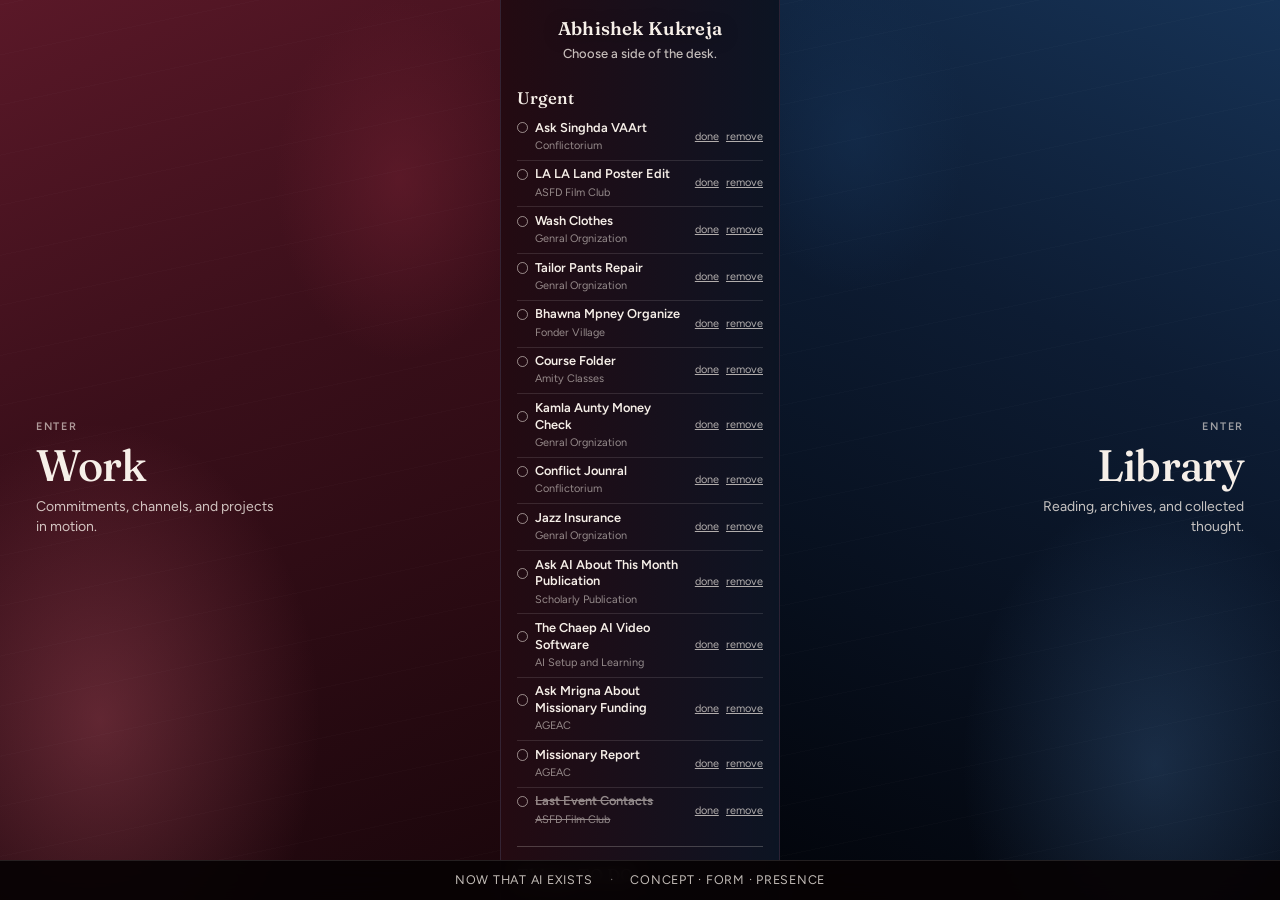
<file: index.html>
<!DOCTYPE html>
<html lang="en">
<head>
  <meta charset="UTF-8" />
  <meta name="viewport" content="width=device-width, initial-scale=1" />
  <title>Abhishek Kukreja — Work & Library</title>
  <link rel="preconnect" href="https://fonts.googleapis.com" />
  <link rel="preconnect" href="https://fonts.gstatic.com" crossorigin />
  <link href="https://fonts.googleapis.com/css2?family=Fraunces:ital,opsz,wght@0,9..144,500;0,9..144,600;1,9..144,500&family=Figtree:wght@400;500;600;700&display=swap" rel="stylesheet" />
  <link rel="stylesheet" href="styles.css" />
</head>
<body class="page-home">
  <div class="home-brand">
    <p class="home-brand__name">Abhishek Kukreja</p>
    <p class="home-brand__line">Choose a side of the desk.</p>
  </div>

  <main class="home-split" aria-label="Choose Work or Library">
    <a class="home-panel home-panel--work" href="work.html">
      <div class="home-panel__veil"></div>
      <div class="home-panel__content">
        <span class="home-panel__label">Enter</span>
        <h1 class="home-panel__title">Work</h1>
        <p class="home-panel__copy">Commitments, channels, and projects in motion.</p>
      </div>
    </a>

    <aside class="home-todo" aria-label="Work lists">
      <section class="home-list-block" aria-labelledby="urgent-heading">
        <h2 id="urgent-heading">Urgent</h2>
        <ul class="home-todo__list" id="home-urgent-list"></ul>
        <p class="home-list-empty" id="home-urgent-empty">No urgent work yet.</p>
      </section>

      <section class="home-list-block home-list-block--todo" aria-labelledby="todo-heading">
        <h2 id="todo-heading">Things TO DO</h2>
        <ul class="home-todo__list" id="home-todo-list"></ul>
        <p class="home-list-empty" id="home-todo-empty">No pending or pipeline work yet.</p>
      </section>
    </aside>

    <a class="home-panel home-panel--library" href="library.html">
      <div class="home-panel__veil"></div>
      <div class="home-panel__content">
        <span class="home-panel__label">Enter</span>
        <h1 class="home-panel__title">Library</h1>
        <p class="home-panel__copy">Reading, archives, and collected thought.</p>
      </div>
    </a>

  </main>

  <footer class="site-footer site-footer--home">
    <a href="now-that-ai-exists.html">Now That AI Exists</a>
    <span class="site-footer__sep" aria-hidden="true">·</span>
    <a href="concept-form-presence.html">Concept · Form · Presence</a>
  </footer>

  <datalist id="home-work-categories"></datalist>

  <div class="date-calendar" id="date-calendar" hidden>
    <div class="date-calendar__head">
      <button type="button" class="date-calendar__nav" data-cal-prev aria-label="Previous month">‹</button>
      <p class="date-calendar__label" id="date-calendar-label"></p>
      <button type="button" class="date-calendar__nav" data-cal-next aria-label="Next month">›</button>
    </div>
    <div class="date-calendar__weekdays" aria-hidden="true">
      <span>Mo</span><span>Tu</span><span>We</span><span>Th</span><span>Fr</span><span>Sa</span><span>Su</span>
    </div>
    <div class="date-calendar__grid" id="date-calendar-grid"></div>
    <div class="date-calendar__foot">
      <button type="button" data-cal-today>Today</button>
      <button type="button" data-cal-clear>Clear</button>
    </div>
  </div>

  <script src="script.js"></script>
</body>
</html>
</file>
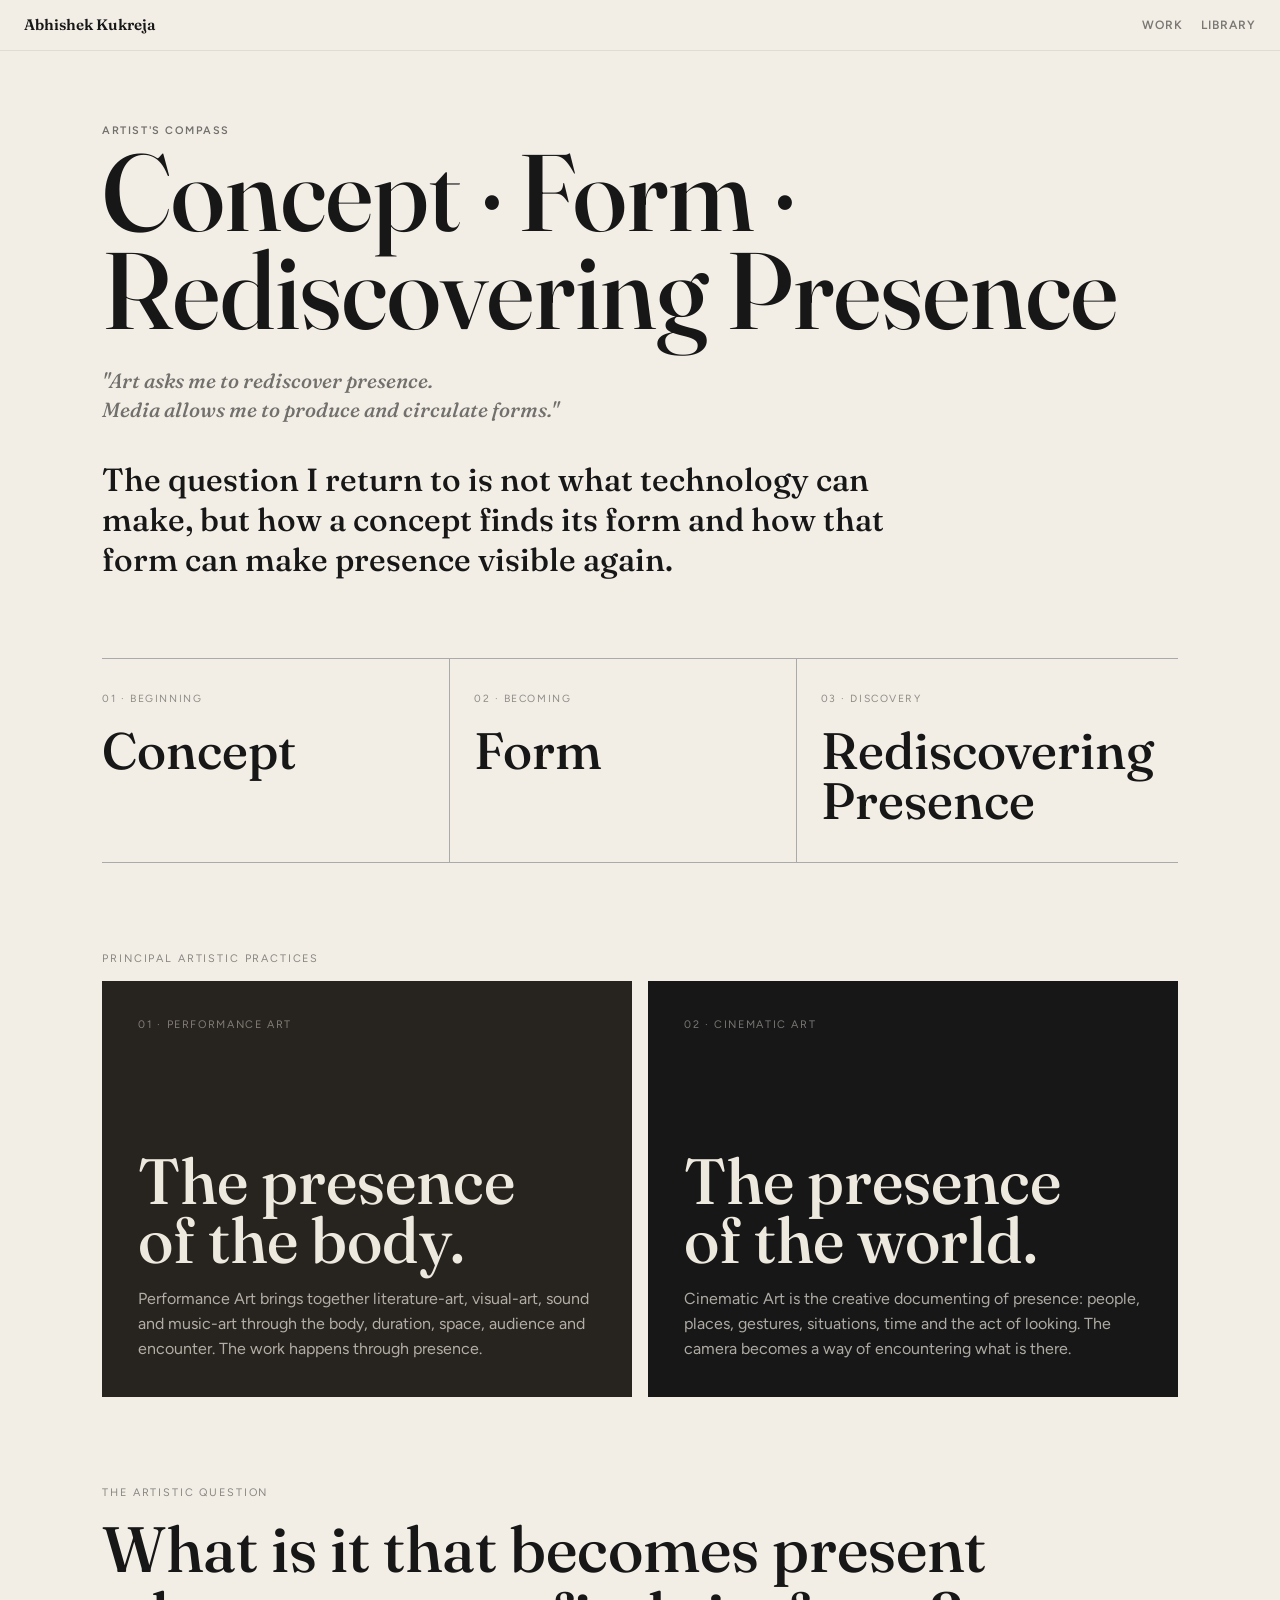
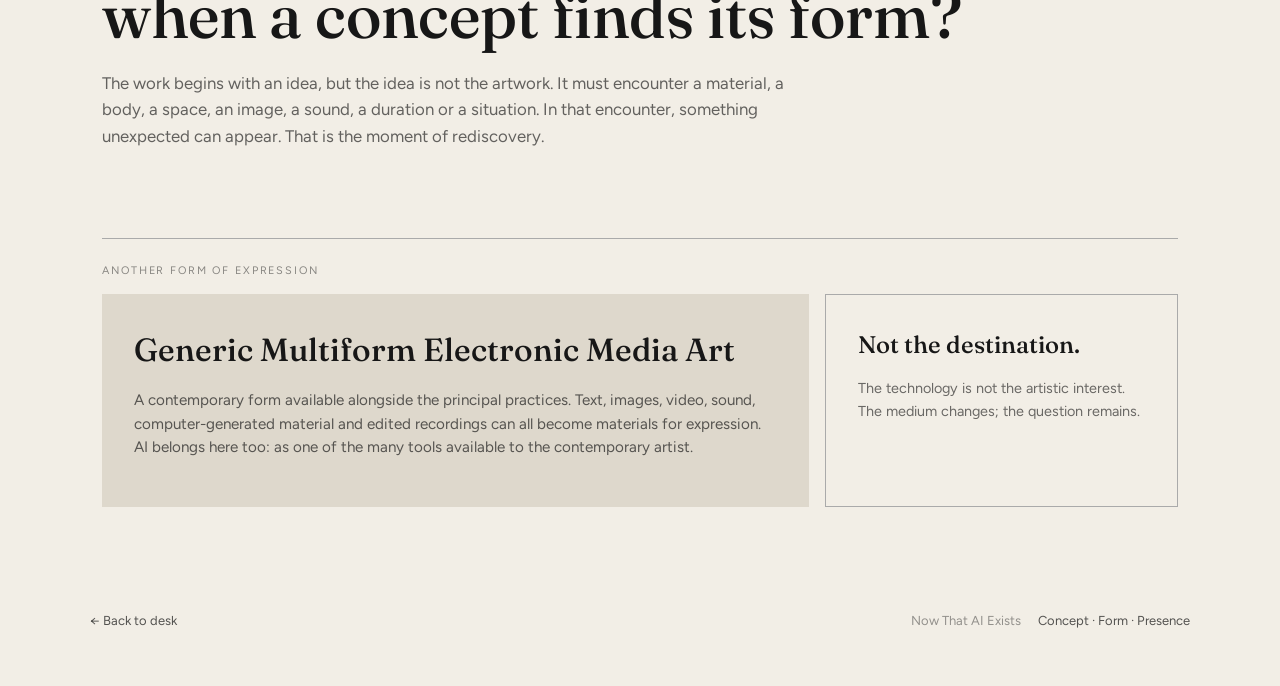
<file: concept-form-presence.html>
<!DOCTYPE html>
<html lang="en">
<head>
  <meta charset="UTF-8" />
  <meta name="viewport" content="width=device-width, initial-scale=1" />
  <title>Concept · Form · Rediscovering Presence — Abhishek Kukreja</title>
  <link rel="preconnect" href="https://fonts.googleapis.com" />
  <link rel="preconnect" href="https://fonts.gstatic.com" crossorigin />
  <link href="https://fonts.googleapis.com/css2?family=Fraunces:ital,opsz,wght@0,9..144,500;0,9..144,600;1,9..144,500&family=Figtree:wght@400;500;600;700&display=swap" rel="stylesheet" />
  <link rel="stylesheet" href="styles.css" />
</head>
<body class="page-cfp">
  <header class="site-header site-header--cfp">
    <a class="site-header__home" href="index.html">Abhishek Kukreja</a>
    <nav class="site-header__nav" aria-label="Primary">
      <a href="work.html">Work</a>
      <a href="library.html">Library</a>
    </nav>
  </header>

  <header class="cfp-hero">
    <div class="eyebrow">Artist's compass</div>
    <h1>Concept · Form ·<br />Rediscovering Presence</h1>
    <p class="shared-tagline">"Art asks me to rediscover presence.<br />Media allows me to produce and circulate forms."</p>
    <p class="cfp-intro">
      The question I return to is not what technology can make,
      but how a concept finds its form and how that form can make
      presence visible again.
    </p>
  </header>

  <main class="cfp-main">
    <section class="cfp-core" aria-label="Artistic principle">
      <div><span>01 · Beginning</span><h2>Concept</h2></div>
      <div><span>02 · Becoming</span><h2>Form</h2></div>
      <div><span>03 · Discovery</span><h2>Rediscovering<br />Presence</h2></div>
    </section>

    <section>
      <div class="cfp-section-label">Principal artistic practices</div>
      <div class="cfp-practice-grid">
        <article class="cfp-practice">
          <div class="cfp-practice__num">01 · PERFORMANCE ART</div>
          <div>
            <h3>The presence<br />of the body.</h3>
            <p>Performance Art brings together literature-art, visual-art, sound and music-art through the body, duration, space, audience and encounter. The work happens through presence.</p>
          </div>
        </article>
        <article class="cfp-practice">
          <div class="cfp-practice__num">02 · CINEMATIC ART</div>
          <div>
            <h3>The presence<br />of the world.</h3>
            <p>Cinematic Art is the creative documenting of presence: people, places, gestures, situations, time and the act of looking. The camera becomes a way of encountering what is there.</p>
          </div>
        </article>
      </div>
    </section>

    <section class="cfp-question">
      <div class="cfp-section-label">The artistic question</div>
      <h2>What is it that becomes present when a concept finds its form?</h2>
      <p>The work begins with an idea, but the idea is not the artwork. It must encounter a material, a body, a space, an image, a sound, a duration or a situation. In that encounter, something unexpected can appear. That is the moment of rediscovery.</p>
    </section>

    <section class="cfp-other">
      <div class="cfp-section-label">Another form of expression</div>
      <div class="cfp-other-grid">
        <div class="cfp-note">
          <h3>Generic Multiform Electronic Media Art</h3>
          <p>A contemporary form available alongside the principal practices. Text, images, video, sound, computer-generated material and edited recordings can all become materials for expression. AI belongs here too: as one of the many tools available to the contemporary artist.</p>
        </div>
        <div class="cfp-expression">
          <h3>Not the destination.</h3>
          <p>The technology is not the artistic interest. The medium changes; the question remains.</p>
        </div>
      </div>
    </section>
  </main>

  <footer class="site-footer site-footer--cfp">
    <a href="index.html">← Back to desk</a>
    <nav class="site-footer__ideas-nav" aria-label="Ideas">
      <a href="now-that-ai-exists.html">Now That AI Exists</a>
      <a href="concept-form-presence.html" class="is-active">Concept · Form · Presence</a>
    </nav>
  </footer>
</body>
</html>
</file>
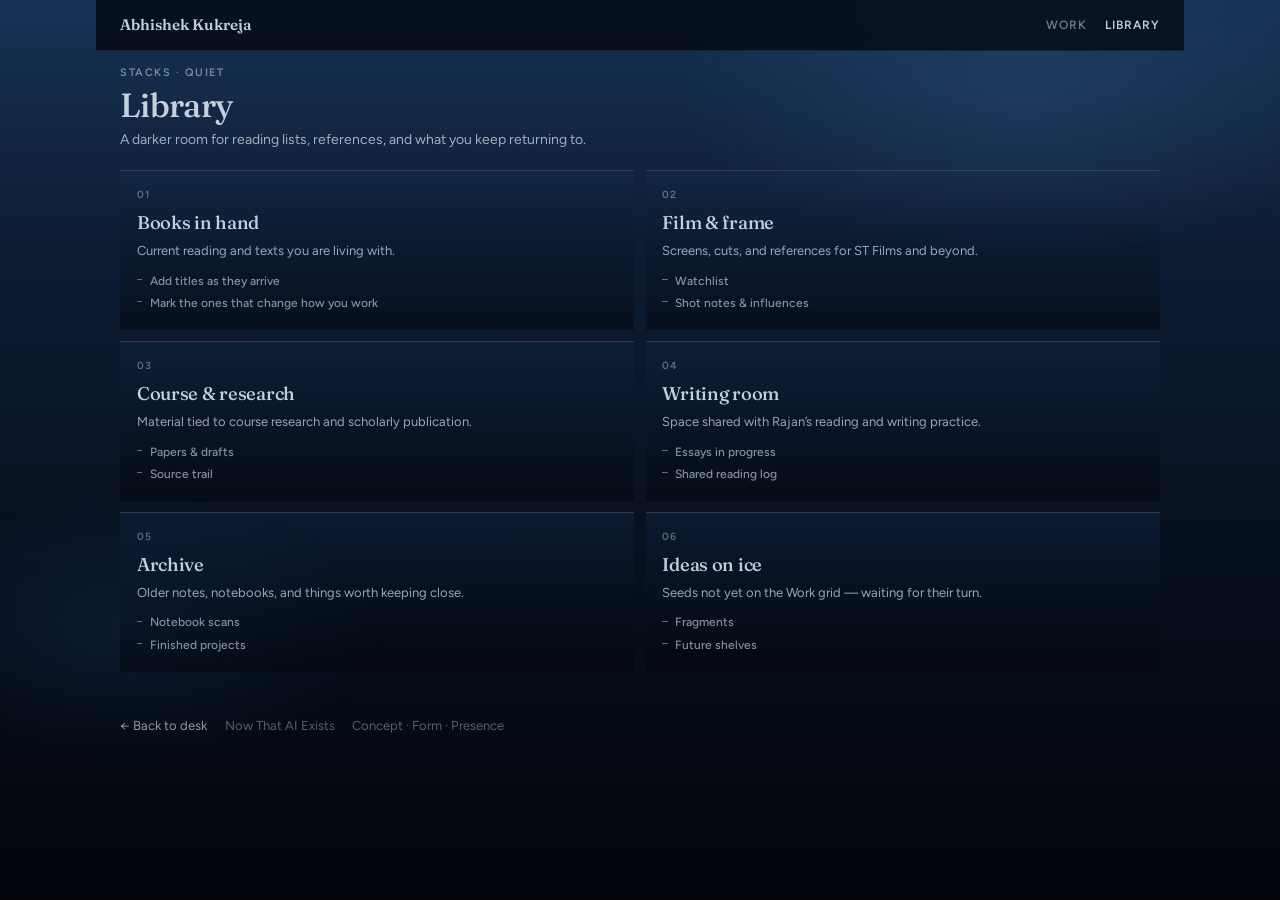
<file: library.html>
<!DOCTYPE html>
<html lang="en">
<head>
  <meta charset="UTF-8" />
  <meta name="viewport" content="width=device-width, initial-scale=1" />
  <title>Library — Abhishek Kukreja</title>
  <link rel="preconnect" href="https://fonts.googleapis.com" />
  <link rel="preconnect" href="https://fonts.gstatic.com" crossorigin />
  <link href="https://fonts.googleapis.com/css2?family=Fraunces:ital,opsz,wght@0,9..144,500;0,9..144,600;1,9..144,500&family=Figtree:wght@400;500;600;700&display=swap" rel="stylesheet" />
  <link rel="stylesheet" href="styles.css" />
</head>
<body class="page-library">
  <div class="library-atmosphere" aria-hidden="true"></div>

  <header class="site-header site-header--library">
    <a class="site-header__home" href="index.html">Abhishek Kukreja</a>
    <nav class="site-header__nav" aria-label="Primary">
      <a href="work.html">Work</a>
      <a class="is-active" href="library.html">Library</a>
    </nav>
  </header>

  <main class="library-main">
    <section class="library-hero">
      <p class="eyebrow">Stacks · Quiet</p>
      <h1>Library</h1>
      <p class="lede">A darker room for reading lists, references, and what you keep returning to.</p>
    </section>

    <section class="library-shelves" aria-label="Library sections">
      <article class="shelf" style="--i: 0">
        <span class="shelf__index">01</span>
        <h2>Books in hand</h2>
        <p>Current reading and texts you are living with.</p>
        <ul class="shelf__list">
          <li>Add titles as they arrive</li>
          <li>Mark the ones that change how you work</li>
        </ul>
      </article>

      <article class="shelf" style="--i: 1">
        <span class="shelf__index">02</span>
        <h2>Film &amp; frame</h2>
        <p>Screens, cuts, and references for ST Films and beyond.</p>
        <ul class="shelf__list">
          <li>Watchlist</li>
          <li>Shot notes &amp; influences</li>
        </ul>
      </article>

      <article class="shelf" style="--i: 2">
        <span class="shelf__index">03</span>
        <h2>Course &amp; research</h2>
        <p>Material tied to course research and scholarly publication.</p>
        <ul class="shelf__list">
          <li>Papers &amp; drafts</li>
          <li>Source trail</li>
        </ul>
      </article>

      <article class="shelf" style="--i: 3">
        <span class="shelf__index">04</span>
        <h2>Writing room</h2>
        <p>Space shared with Rajan’s reading and writing practice.</p>
        <ul class="shelf__list">
          <li>Essays in progress</li>
          <li>Shared reading log</li>
        </ul>
      </article>

      <article class="shelf" style="--i: 4">
        <span class="shelf__index">05</span>
        <h2>Archive</h2>
        <p>Older notes, notebooks, and things worth keeping close.</p>
        <ul class="shelf__list">
          <li>Notebook scans</li>
          <li>Finished projects</li>
        </ul>
      </article>

      <article class="shelf" style="--i: 5">
        <span class="shelf__index">06</span>
        <h2>Ideas on ice</h2>
        <p>Seeds not yet on the Work grid — waiting for their turn.</p>
        <ul class="shelf__list">
          <li>Fragments</li>
          <li>Future shelves</li>
        </ul>
      </article>
    </section>
  </main>

  <footer class="site-footer site-footer--library">
    <a href="index.html">← Back to desk</a>
    <nav class="site-footer__ideas-nav" aria-label="Ideas">
      <a href="now-that-ai-exists.html">Now That AI Exists</a>
      <a href="concept-form-presence.html">Concept · Form · Presence</a>
    </nav>
  </footer>

  <script src="script.js"></script>
</body>
</html>
</file>
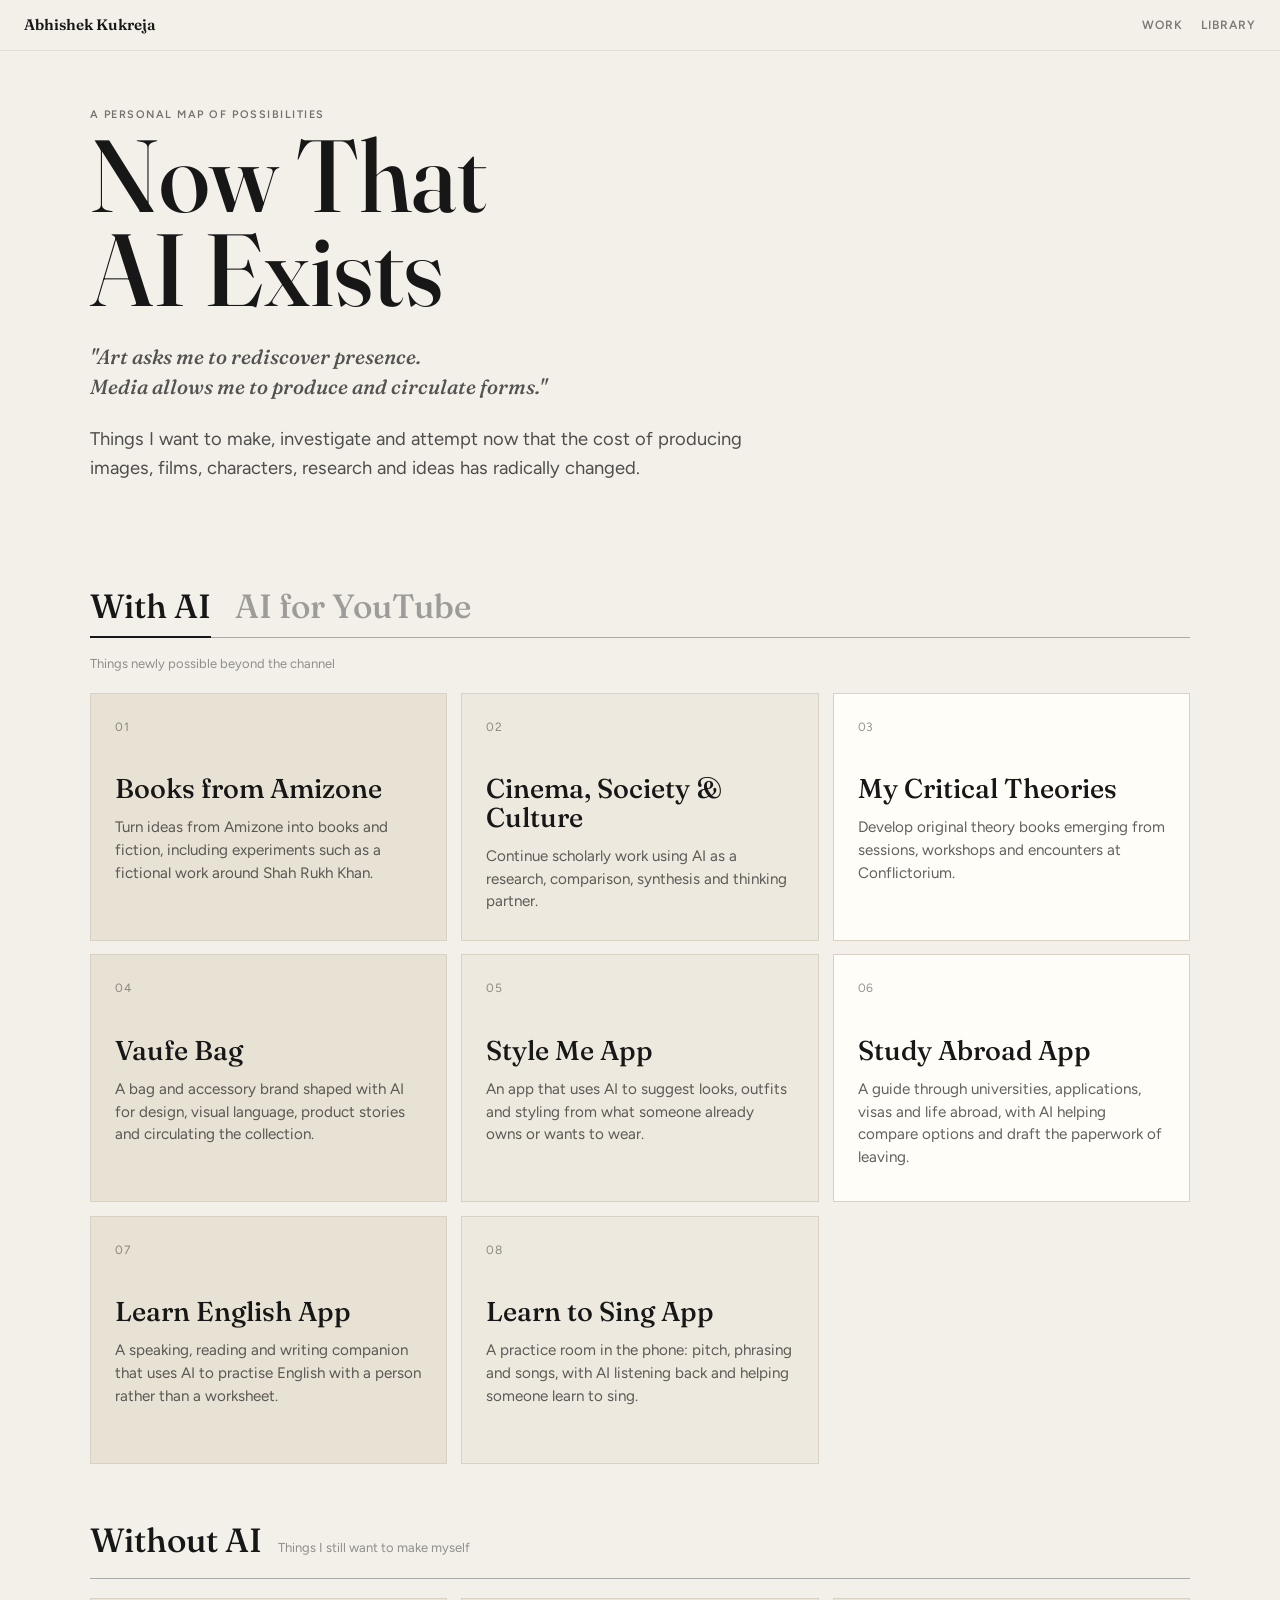
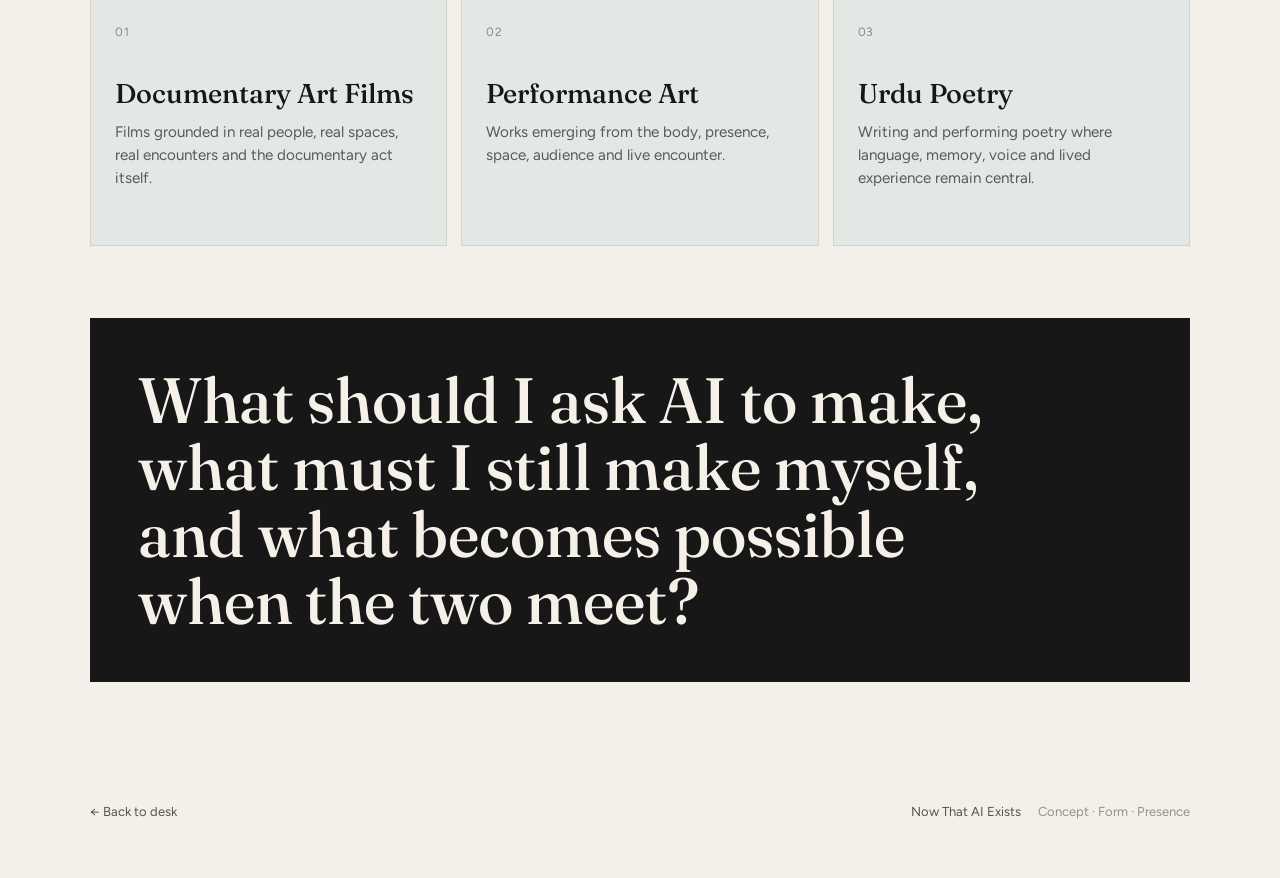
<file: now-that-ai-exists.html>
<!DOCTYPE html>
<html lang="en">
<head>
  <meta charset="UTF-8" />
  <meta name="viewport" content="width=device-width, initial-scale=1" />
  <title>Now That AI Exists — Abhishek Kukreja</title>
  <link rel="preconnect" href="https://fonts.googleapis.com" />
  <link rel="preconnect" href="https://fonts.gstatic.com" crossorigin />
  <link href="https://fonts.googleapis.com/css2?family=Fraunces:ital,opsz,wght@0,9..144,500;0,9..144,600;1,9..144,500&family=Figtree:wght@400;500;600;700&display=swap" rel="stylesheet" />
  <link rel="stylesheet" href="styles.css" />
</head>
<body class="page-ai">
  <header class="site-header site-header--ai">
    <a class="site-header__home" href="index.html">Abhishek Kukreja</a>
    <nav class="site-header__nav" aria-label="Primary">
      <a href="work.html">Work</a>
      <a href="library.html">Library</a>
    </nav>
  </header>

  <header class="ai-hero">
    <div class="eyebrow">A personal map of possibilities</div>
    <h1>Now That<br />AI Exists</h1>
    <p class="shared-tagline">"Art asks me to rediscover presence.<br />Media allows me to produce and circulate forms."</p>
    <p class="intro">
      Things I want to make, investigate and attempt now that the cost of producing
      images, films, characters, research and ideas has radically changed.
    </p>
  </header>

  <main class="ai-main">
    <div class="ai-tabs" role="tablist" aria-label="AI work">
      <button
        class="ai-tabs__btn is-active"
        type="button"
        role="tab"
        id="tab-with-ai"
        aria-selected="true"
        aria-controls="panel-with-ai"
        data-ai-tab="with"
      >
        With AI
      </button>
      <button
        class="ai-tabs__btn"
        type="button"
        role="tab"
        id="tab-youtube"
        aria-selected="false"
        aria-controls="panel-youtube"
        data-ai-tab="youtube"
      >
        AI for YouTube
      </button>
    </div>

    <section
      class="ai-block ai-block--with"
      id="panel-with-ai"
      role="tabpanel"
      aria-labelledby="tab-with-ai"
      data-ai-panel="with"
    >
      <p class="ai-panel-note">Things newly possible beyond the channel</p>
      <div class="ai-grid">
        <article class="ai-tile"><div class="ai-tile__num">01</div><h3>Books from Amizone</h3><p>Turn ideas from Amizone into books and fiction, including experiments such as a fictional work around Shah Rukh Khan.</p></article>
        <article class="ai-tile"><div class="ai-tile__num">02</div><h3>Cinema, Society &amp; Culture</h3><p>Continue scholarly work using AI as a research, comparison, synthesis and thinking partner.</p></article>
        <article class="ai-tile"><div class="ai-tile__num">03</div><h3>My Critical Theories</h3><p>Develop original theory books emerging from sessions, workshops and encounters at Conflictorium.</p></article>
        <article class="ai-tile"><div class="ai-tile__num">04</div><h3>Vaufe Bag</h3><p>A bag and accessory brand shaped with AI for design, visual language, product stories and circulating the collection.</p></article>
        <article class="ai-tile"><div class="ai-tile__num">05</div><h3>Style Me App</h3><p>An app that uses AI to suggest looks, outfits and styling from what someone already owns or wants to wear.</p></article>
        <article class="ai-tile"><div class="ai-tile__num">06</div><h3>Study Abroad App</h3><p>A guide through universities, applications, visas and life abroad, with AI helping compare options and draft the paperwork of leaving.</p></article>
        <article class="ai-tile"><div class="ai-tile__num">07</div><h3>Learn English App</h3><p>A speaking, reading and writing companion that uses AI to practise English with a person rather than a worksheet.</p></article>
        <article class="ai-tile"><div class="ai-tile__num">08</div><h3>Learn to Sing App</h3><p>A practice room in the phone: pitch, phrasing and songs, with AI listening back and helping someone learn to sing.</p></article>
      </div>
    </section>

    <section
      class="ai-block ai-block--youtube"
      id="panel-youtube"
      role="tabpanel"
      aria-labelledby="tab-youtube"
      data-ai-panel="youtube"
      hidden
    >
      <p class="ai-panel-note">YouTube-based work made with AI</p>
      <div class="ai-grid">
        <article class="ai-tile"><div class="ai-tile__num">01</div><h3>Our World</h3><p>An AI-character YouTube universe with Arjun, the Infotainer; Safia, the Historian; Charu, learning science magic with Charu; and other recurring characters — including The Great Debate, a current-affairs and ideas format with AI characters representing different positions.</p></article>
        <article class="ai-tile"><div class="ai-tile__num">02</div><h3>AI Versions of Songs</h3><p>Reimagine existing songs through AI and explore a new YouTube format around musical transformation.</p></article>
        <article class="ai-tile"><div class="ai-tile__num">03</div><h3>Animated Short Stories</h3><p>Produce animated stories without requiring the conventional scale of an animation production team.</p></article>
        <article class="ai-tile"><div class="ai-tile__num">04</div><h3>AI Cinema</h3><p>Make films through AI characters and motion-capture / performance-driven workflows.</p></article>
        <article class="ai-tile"><div class="ai-tile__num">05</div><h3>AI Science Classroom</h3><p>A YouTube channel explaining science from Class 6 to Class 12 through AI-generated lessons and visualisations.</p></article>
      </div>
    </section>

    <section class="ai-block ai-block--without">
      <div class="ai-section-title">
        <h2>Without AI</h2>
        <span>Things I still want to make myself</span>
      </div>
      <div class="ai-grid">
        <article class="ai-tile"><div class="ai-tile__num">01</div><h3>Documentary Art Films</h3><p>Films grounded in real people, real spaces, real encounters and the documentary act itself.</p></article>
        <article class="ai-tile"><div class="ai-tile__num">02</div><h3>Performance Art</h3><p>Works emerging from the body, presence, space, audience and live encounter.</p></article>
        <article class="ai-tile"><div class="ai-tile__num">03</div><h3>Urdu Poetry</h3><p>Writing and performing poetry where language, memory, voice and lived experience remain central.</p></article>
      </div>
    </section>

    <section class="ai-question">
      <h2>What should I ask AI to make, what must I still make myself, and what becomes possible when the two meet?</h2>
    </section>
  </main>

  <footer class="site-footer site-footer--ai">
    <a href="index.html">← Back to desk</a>
    <nav class="site-footer__ideas-nav" aria-label="Ideas">
      <a href="now-that-ai-exists.html" class="is-active">Now That AI Exists</a>
      <a href="concept-form-presence.html">Concept · Form · Presence</a>
    </nav>
  </footer>
  <script src="script.js"></script>
</body>
</html>
</file>
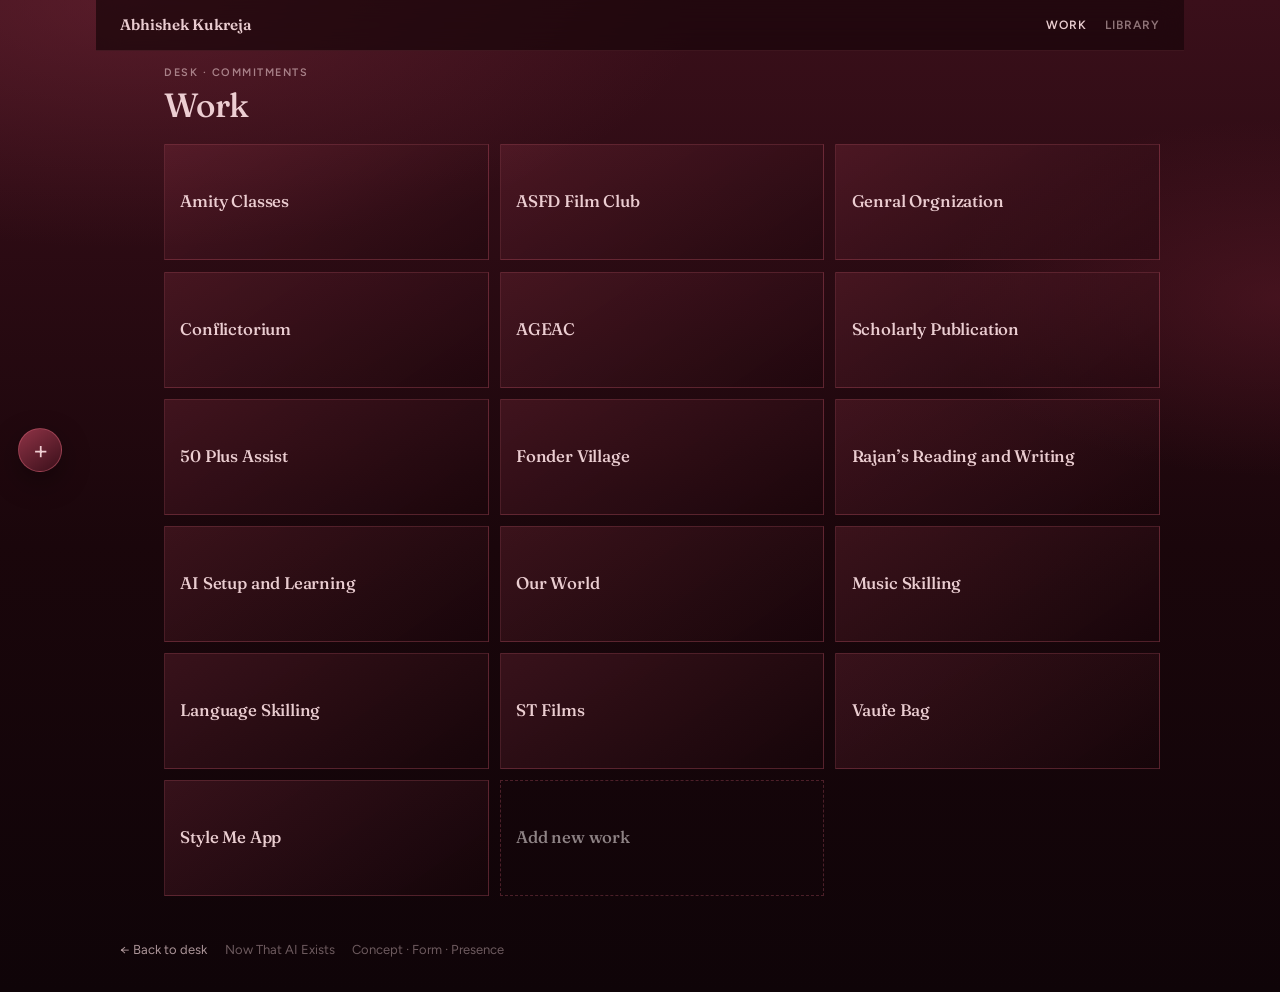
<file: work.html>
<!DOCTYPE html>
<html lang="en">
<head>
  <meta charset="UTF-8" />
  <meta name="viewport" content="width=device-width, initial-scale=1" />
  <title>Work — Abhishek Kukreja</title>
  <link rel="preconnect" href="https://fonts.googleapis.com" />
  <link rel="preconnect" href="https://fonts.gstatic.com" crossorigin />
  <link href="https://fonts.googleapis.com/css2?family=Fraunces:ital,opsz,wght@0,9..144,500;0,9..144,600;1,9..144,500&family=Figtree:wght@400;500;600;700&display=swap" rel="stylesheet" />
  <link rel="stylesheet" href="styles.css" />
</head>
<body class="page-work">
  <header class="site-header">
    <a class="site-header__home" href="index.html">Abhishek Kukreja</a>
    <nav class="site-header__nav" aria-label="Primary">
      <a class="is-active" href="work.html">Work</a>
      <a href="library.html">Library</a>
    </nav>
  </header>

  <main class="work-main">
    <section class="work-hero">
      <p class="eyebrow">Desk · Commitments</p>
      <h1>Work</h1>
    </section>

    <section class="work-grid" id="work-grid" aria-label="Work categories"></section>
  </main>

  <button class="work-plus" type="button" data-open-work-form aria-label="Add work">
    <span aria-hidden="true">+</span>
  </button>

  <dialog class="work-dialog" id="work-dialog" aria-labelledby="work-dialog-title">
    <form class="work-form" id="work-form">
      <h2 id="work-dialog-title">Add work</h2>

      <label>
        Work name
        <input type="text" name="name" required autocomplete="off" />
      </label>

      <label>
        Category
        <input type="text" name="category" list="work-categories" required autocomplete="off" />
      </label>
      <datalist id="work-categories"></datalist>

      <fieldset>
        <legend>How soon</legend>
        <label class="work-form__choice">
          <input type="radio" name="urgency" value="Urgent" required />
          Urgent
        </label>
        <label class="work-form__choice">
          <input type="radio" name="urgency" value="Pending" />
          Pending
        </label>
        <label class="work-form__choice">
          <input type="radio" name="urgency" value="Pipeline" />
          Pipeline
        </label>
      </fieldset>

      <label class="date-field-label">
        Date of completion
        <button type="button" class="date-trigger" name="due" data-date-input value="">
          <span data-date-label>Pick a date</span>
        </button>
      </label>

      <label>
        Remark
        <textarea name="remark" rows="3" placeholder="Optional note"></textarea>
      </label>

      <div class="work-form__actions">
        <button type="button" class="work-form__cancel" data-close-work-form>Cancel</button>
        <button type="submit">Add</button>
      </div>
    </form>
  </dialog>

  <dialog class="work-dialog" id="category-name-dialog" aria-labelledby="category-name-title">
    <form class="work-form" id="category-name-form">
      <h2 id="category-name-title">New category</h2>
      <label>
        Category name
        <input type="text" name="categoryName" required autocomplete="off" />
      </label>
      <div class="work-form__actions">
        <button type="button" class="work-form__cancel" data-close-category-name>Cancel</button>
        <button type="submit">Add category</button>
      </div>
    </form>
  </dialog>

  <dialog class="work-dialog category-dialog" id="category-dialog" aria-labelledby="category-dialog-title">
    <div class="category-panel">
      <div class="category-panel__head">
        <h2 id="category-dialog-title">Category</h2>
        <button type="button" class="work-form__cancel" data-close-category>Close</button>
      </div>
      <div class="work-row work-row--head" aria-hidden="true">
        <span>Work title</span>
        <span>How soon</span>
        <span>Date</span>
        <span>Remark</span>
      </div>
      <div id="category-works" class="category-works"></div>
    </div>
  </dialog>

  <footer class="site-footer">
    <a href="index.html">← Back to desk</a>
    <nav class="site-footer__ideas-nav" aria-label="Ideas">
      <a href="now-that-ai-exists.html">Now That AI Exists</a>
      <a href="concept-form-presence.html">Concept · Form · Presence</a>
    </nav>
  </footer>

  <div class="date-calendar" id="date-calendar" hidden>
    <div class="date-calendar__head">
      <button type="button" class="date-calendar__nav" data-cal-prev aria-label="Previous month">‹</button>
      <p class="date-calendar__label" id="date-calendar-label"></p>
      <button type="button" class="date-calendar__nav" data-cal-next aria-label="Next month">›</button>
    </div>
    <div class="date-calendar__weekdays" aria-hidden="true">
      <span>Mo</span><span>Tu</span><span>We</span><span>Th</span><span>Fr</span><span>Sa</span><span>Su</span>
    </div>
    <div class="date-calendar__grid" id="date-calendar-grid"></div>
    <div class="date-calendar__foot">
      <button type="button" data-cal-today>Today</button>
      <button type="button" data-cal-clear>Clear</button>
    </div>
  </div>

  <script src="script.js"></script>
</body>
</html>
</file>
<file: styles.css>
:root {
  --font-ui: "Figtree", "Segoe UI", sans-serif;
  --font-display: "Fraunces", Georgia, serif;

  --maroon-ink: #1a060b;
  --maroon-deep: #3a0f1a;
  --maroon: #6e1f30;
  --maroon-mid: #8f3346;
  --maroon-glow: #c45a6c;
  --maroon-mist: rgba(255, 226, 230, 0.9);

  --navy-ink: #02040a;
  --navy-deep: #07101f;
  --navy: #0d1c33;
  --navy-mid: #163255;
  --navy-glow: #4a7ab0;
  --navy-mist: rgba(210, 222, 236, 0.92);

  --ease-out: cubic-bezier(0.22, 1, 0.36, 1);
  --page-width: 68rem;
}

*,
*::before,
*::after {
  box-sizing: border-box;
}

html {
  scroll-behavior: smooth;
  font-size: 16px;
}

body {
  margin: 0;
  min-height: 100vh;
  font-family: var(--font-ui);
  font-size: 0.9375rem;
  font-weight: 400;
  line-height: 1.5;
  color: #f6efe8;
  -webkit-font-smoothing: antialiased;
  text-rendering: optimizeLegibility;
}

a {
  color: inherit;
  text-decoration: none;
}

img {
  max-width: 100%;
  display: block;
}

/* ——— Home ——— */

.page-home {
  overflow: hidden;
  background: #0a0507;
}

.home-brand {
  position: fixed;
  top: 1.1rem;
  left: 50%;
  transform: translateX(-50%);
  z-index: 20;
  text-align: center;
  pointer-events: none;
  animation: brand-in 1s var(--ease-out) both;
}

.home-todo {
  display: flex;
  flex-direction: column;
  justify-content: flex-start;
  align-items: stretch;
  gap: 1.15rem;
  padding: 5.35rem 1rem 2.25rem;
  background:
    linear-gradient(90deg, rgba(58, 15, 26, 0.55), rgba(13, 28, 51, 0.65)),
    #0a0507;
  border-left: 1px solid rgba(196, 90, 108, 0.22);
  border-right: 1px solid rgba(74, 122, 176, 0.22);
  animation: panel-rise 0.9s var(--ease-out) 0.08s both;
  overflow-y: auto;
  max-height: 100vh;
  max-height: 100dvh;
  scrollbar-width: thin;
  scrollbar-color: #000 transparent;
}

.home-todo::-webkit-scrollbar,
.category-works::-webkit-scrollbar {
  width: 7px;
}

.home-todo::-webkit-scrollbar-track,
.category-works::-webkit-scrollbar-track {
  background: transparent;
}

.home-todo::-webkit-scrollbar-thumb,
.category-works::-webkit-scrollbar-thumb {
  background: #000;
}

.home-todo::-webkit-scrollbar-button,
.category-works::-webkit-scrollbar-button {
  display: none;
  width: 7px;
  height: 0;
  background: #000;
}

.home-todo.is-scrolling::-webkit-scrollbar-button:single-button,
.category-works.is-scrolling::-webkit-scrollbar-button:single-button {
  display: block;
  height: 8px;
}

.category-works {
  scrollbar-width: thin;
  scrollbar-color: #000 transparent;
}

.home-brand__name {
  margin: 0;
  font-family: var(--font-display);
  font-size: 1.15rem;
  font-weight: 600;
  letter-spacing: 0.01em;
  line-height: 1.2;
  text-shadow: 0 2px 18px rgba(0, 0, 0, 0.45);
}

.home-brand__line {
  margin: 0.25rem 0 0;
  font-size: 0.8125rem;
  font-weight: 500;
  opacity: 0.78;
}

.home-split {
  display: grid;
  grid-template-columns: 1fr minmax(15rem, 17.5rem) 1fr;
  grid-template-rows: 1fr auto;
  min-height: 100vh;
  min-height: 100dvh;
}

.home-panel {
  position: relative;
  display: flex;
  align-items: center;
  min-height: 100vh;
  min-height: 100dvh;
  padding: 5.5rem 2.25rem 2.25rem;
  overflow: hidden;
  isolation: isolate;
}

.home-panel--work {
  background:
    radial-gradient(ellipse 80% 60% at 20% 80%, rgba(196, 90, 108, 0.35), transparent 55%),
    radial-gradient(ellipse 50% 40% at 80% 20%, rgba(110, 31, 48, 0.55), transparent 50%),
    linear-gradient(155deg, #5a1828 0%, #3a0f1a 42%, #1a060b 100%);
}

.home-panel--library {
  background:
    radial-gradient(ellipse 70% 55% at 75% 85%, rgba(74, 122, 176, 0.28), transparent 55%),
    radial-gradient(ellipse 45% 35% at 15% 15%, rgba(22, 50, 85, 0.5), transparent 50%),
    linear-gradient(205deg, #163255 0%, #0d1c33 38%, #02040a 100%);
}

.home-panel__veil {
  position: absolute;
  inset: 0;
  z-index: -1;
  background:
    repeating-linear-gradient(
      -12deg,
      transparent,
      transparent 48px,
      rgba(255, 255, 255, 0.015) 48px,
      rgba(255, 255, 255, 0.015) 49px
    );
  opacity: 0.9;
  transition: opacity 0.6s var(--ease-out), transform 0.8s var(--ease-out);
}

.home-panel__content {
  max-width: 18rem;
  transform: translateY(0);
  transition: transform 0.65s var(--ease-out);
  animation: panel-rise 0.9s var(--ease-out) both;
}

.home-panel--library .home-panel__content {
  animation-delay: 0.12s;
  margin-left: auto;
  text-align: right;
}

.home-panel__label {
  display: inline-block;
  font-size: 0.68rem;
  font-weight: 600;
  letter-spacing: 0.16em;
  text-transform: uppercase;
  opacity: 0.62;
  margin-bottom: 0.4rem;
}

.home-panel__title {
  margin: 0;
  font-family: var(--font-display);
  font-size: clamp(2rem, 4vw, 2.75rem);
  font-weight: 500;
  line-height: 1.05;
  letter-spacing: -0.02em;
}

.home-panel__copy {
  margin: 0.55rem 0 0;
  font-size: 0.875rem;
  line-height: 1.45;
  opacity: 0.8;
  max-width: 15.5rem;
}

.home-panel--library .home-panel__copy {
  margin-left: auto;
}

.home-panel::after {
  content: "";
  position: absolute;
  inset: 0;
  background: rgba(0, 0, 0, 0);
  transition: background 0.5s var(--ease-out);
  pointer-events: none;
  z-index: 1;
}

.home-split:has(.home-panel--work:hover) .home-panel--library::after,
.home-split:has(.home-panel--library:hover) .home-panel--work::after {
  background: rgba(0, 0, 0, 0.35);
}

.home-panel:hover .home-panel__veil {
  transform: scale(1.06);
  opacity: 1;
}

.home-panel:hover .home-panel__content {
  transform: translateY(-0.25rem);
}

.home-panel:focus-visible {
  outline: 2px solid rgba(255, 255, 255, 0.7);
  outline-offset: -6px;
}

.home-list-block h2 {
  margin: 0 0 0.55rem;
  font-family: var(--font-display);
  font-size: 1.05rem;
  font-weight: 500;
}

.home-list-block--todo {
  padding-top: 1rem;
  border-top: 1px solid rgba(246, 239, 232, 0.22);
}

.home-list-empty {
  margin: 0;
  font-size: 0.75rem;
  opacity: 0.55;
}

.home-todo__list {
  list-style: none;
  margin: 0;
  padding: 0;
  display: flex;
  flex-direction: column;
  gap: 0.35rem;
}

.home-todo__item {
  display: grid;
  grid-template-columns: auto 1fr auto;
  column-gap: 0.45rem;
  row-gap: 0.1rem;
  align-items: center;
  padding-bottom: 0.35rem;
  border-bottom: 1px solid rgba(246, 239, 232, 0.12);
  cursor: pointer;
}

.home-todo__item:last-child {
  border-bottom: 0;
  padding-bottom: 0;
}

.home-todo__item.is-editing {
  display: block;
  cursor: default;
  padding-bottom: 0.55rem;
}

.home-todo__item.is-editing .work-row--edit {
  grid-template-columns: 1fr;
  gap: 0.35rem;
  padding: 0.5rem;
}

.home-todo__item.is-done .home-todo__name,
.home-todo__item.is-done .home-todo__cat,
.work-row.is-done .work-row__title,
.work-row.is-done .work-row__status,
.work-row.is-done .work-row__date,
.work-row.is-done .work-row__remark {
  text-decoration: line-through;
  opacity: 0.55;
}

.work-check {
  width: 0.7rem;
  height: 0.7rem;
  flex-shrink: 0;
  border: 1.5px solid rgba(246, 239, 232, 0.55);
  border-radius: 50%;
  box-sizing: border-box;
  grid-row: 1;
  align-self: center;
}

.home-todo__name {
  grid-column: 2;
  grid-row: 1;
  font-size: 0.8rem;
  font-weight: 600;
  line-height: 1.3;
}

.home-todo__cat {
  grid-column: 2;
  grid-row: 2;
  font-size: 0.68rem;
  opacity: 0.55;
}

.task-actions {
  display: flex;
  flex-wrap: wrap;
  gap: 0.45rem;
  grid-column: 3;
  grid-row: 1 / span 2;
  align-self: center;
  justify-content: flex-end;
}

.task-link {
  padding: 0;
  border: 0;
  background: none;
  color: inherit;
  font: inherit;
  font-size: 0.68rem;
  text-decoration: underline;
  text-underline-offset: 0.12em;
  cursor: pointer;
  opacity: 0.7;
}

.task-link:hover {
  opacity: 1;
}

/* ——— Shared chrome ——— */

.site-header {
  display: flex;
  align-items: center;
  justify-content: space-between;
  gap: 1rem;
  max-width: var(--page-width);
  margin: 0 auto;
  padding: 0.85rem 1.5rem;
  position: sticky;
  top: 0;
  z-index: 30;
  backdrop-filter: blur(14px);
}

.page-work .site-header {
  background: rgba(26, 6, 11, 0.72);
  border-bottom: 1px solid rgba(196, 90, 108, 0.18);
}

.site-header--library {
  background: rgba(2, 4, 10, 0.7);
  border-bottom: 1px solid rgba(74, 122, 176, 0.18);
}

.site-header__home {
  font-family: var(--font-display);
  font-weight: 600;
  font-size: 0.95rem;
}

.site-header__nav {
  display: flex;
  gap: 1.15rem;
  font-size: 0.75rem;
  font-weight: 600;
  letter-spacing: 0.08em;
  text-transform: uppercase;
}

.site-header__nav a {
  opacity: 0.55;
  transition: opacity 0.25s ease;
}

.site-header__nav a:hover,
.site-header__nav a.is-active {
  opacity: 1;
}

.site-footer {
  max-width: var(--page-width);
  margin: 0 auto;
  padding: 1.5rem 1.5rem 2rem;
  font-size: 0.8125rem;
  opacity: 0.72;
  display: flex;
  flex-wrap: wrap;
  gap: 0.45rem 1.1rem;
  align-items: center;
}

.site-footer a:hover {
  opacity: 1;
}

.site-footer--home {
  position: fixed;
  bottom: 0;
  left: 0;
  right: 0;
  max-width: none;
  margin: 0;
  justify-content: center;
  padding: 0.55rem 1.15rem 0.65rem;
  background: rgba(7, 3, 4, 0.92);
  backdrop-filter: blur(10px);
  border-top: 1px solid rgba(246, 239, 232, 0.12);
  z-index: 40;
  opacity: 1;
}

.site-footer--home a {
  font-size: 0.78rem;
  letter-spacing: 0.06em;
  text-transform: uppercase;
  opacity: 0.78;
}

.site-footer--home a:hover {
  opacity: 1;
}

.site-footer__note {
  opacity: 0.7;
}

/* ——— Work ——— */

.page-work {
  background:
    radial-gradient(ellipse 90% 50% at 10% 0%, rgba(143, 51, 70, 0.35), transparent 50%),
    radial-gradient(ellipse 60% 40% at 100% 30%, rgba(110, 31, 48, 0.4), transparent 45%),
    linear-gradient(180deg, #3a0f1a 0%, #1a060b 55%, #0f0408 100%);
  color: var(--maroon-mist);
}

.work-main,
.library-main {
  max-width: var(--page-width);
  margin: 0 auto;
  padding: 0.85rem 1.5rem 1.25rem;
}

.work-hero,
.library-hero {
  margin-bottom: 1.25rem;
  animation: panel-rise 0.8s var(--ease-out) both;
}

.eyebrow {
  margin: 0 0 0.3rem;
  font-size: 0.68rem;
  font-weight: 600;
  letter-spacing: 0.14em;
  text-transform: uppercase;
  opacity: 0.58;
}

.work-hero h1,
.library-hero h1 {
  margin: 0;
  font-family: var(--font-display);
  font-size: clamp(1.65rem, 3vw, 2.1rem);
  font-weight: 500;
  line-height: 1.15;
  letter-spacing: -0.02em;
}

.lede {
  margin: 0.35rem 0 0;
  font-size: 0.875rem;
  line-height: 1.45;
  opacity: 0.8;
  max-width: 32rem;
}

.work-grid {
  display: grid;
  grid-template-columns: repeat(3, minmax(0, 1fr));
  gap: 0.7rem;
}

.work-tile {
  min-height: 7.25rem;
  display: flex;
  flex-direction: column;
  justify-content: center;
  padding: 0.9rem 0.95rem 1rem;
  border: 1px solid rgba(196, 90, 108, 0.28);
  background: linear-gradient(145deg, rgba(143, 51, 70, 0.28), rgba(26, 6, 11, 0.35));
  transition: transform 0.45s var(--ease-out), border-color 0.35s ease, background 0.45s ease, opacity 0.2s ease;
  animation: tile-in 0.7s var(--ease-out) both;
  animation-delay: calc(0.05s + var(--i) * 0.05s);
  text-align: left;
  color: inherit;
  font: inherit;
  cursor: grab;
}

.work-tile:active {
  cursor: grabbing;
}

.work-tile:hover {
  transform: translateY(-3px);
  border-color: rgba(196, 90, 108, 0.7);
  background: linear-gradient(145deg, rgba(143, 51, 70, 0.42), rgba(26, 6, 11, 0.45));
}

.work-tile.is-dragging {
  opacity: 0.45;
  transform: scale(0.98);
}

.work-tile--drag-over {
  border-color: rgba(232, 160, 168, 0.85);
  box-shadow: inset 0 0 0 1px rgba(232, 160, 168, 0.35);
}

.work-tile--empty {
  border-style: dashed;
  border-color: rgba(196, 90, 108, 0.32);
  background: rgba(26, 6, 11, 0.18);
  cursor: pointer;
}

.work-tile--empty:hover {
  border-color: rgba(196, 90, 108, 0.65);
  background: rgba(143, 51, 70, 0.18);
}

.work-tile__hint {
  color: rgba(190, 180, 182, 0.72);
  font-weight: 500;
}

.work-tile h3 {
  margin: 0;
  font-family: var(--font-display);
  font-size: 1.05rem;
  font-weight: 500;
  letter-spacing: -0.01em;
  line-height: 1.2;
}

.work-tile.is-editing {
  cursor: text;
}

.work-tile__edit {
  width: 100%;
  margin: 0;
  padding: 0.2rem 0.35rem;
  border: 1px solid rgba(196, 90, 108, 0.55);
  background: rgba(10, 3, 6, 0.45);
  color: inherit;
  font-family: var(--font-display);
  font-size: 1.05rem;
  font-weight: 500;
  line-height: 1.2;
}

.work-tile__edit:focus {
  outline: 1px solid rgba(232, 160, 168, 0.75);
}

.work-plus {
  position: fixed;
  left: 1.15rem;
  top: 50%;
  transform: translateY(-50%);
  z-index: 40;
  width: 2.75rem;
  height: 2.75rem;
  border-radius: 50%;
  border: 1px solid rgba(196, 90, 108, 0.55);
  background: linear-gradient(145deg, #8f3346, #3a0f1a);
  color: var(--maroon-mist);
  font: inherit;
  font-size: 1.55rem;
  line-height: 1;
  cursor: pointer;
  display: grid;
  place-items: center;
  box-shadow: 0 10px 28px rgba(0, 0, 0, 0.35);
  transition: transform 0.35s var(--ease-out), border-color 0.25s ease, background 0.25s ease;
}

.work-plus:hover {
  transform: translateY(-50%) scale(1.06);
  border-color: rgba(232, 160, 168, 0.75);
  background: linear-gradient(145deg, #a84457, #4a1624);
}

.work-plus:focus-visible {
  outline: 2px solid rgba(255, 220, 226, 0.8);
  outline-offset: 3px;
}

.work-dialog {
  width: min(34rem, calc(100vw - 2rem));
  padding: 0;
  border: 1px solid rgba(196, 90, 108, 0.35);
  background: linear-gradient(180deg, #4a1624 0%, #1a060b 100%);
  color: var(--maroon-mist);
  box-shadow: 0 18px 50px rgba(0, 0, 0, 0.45);
  overflow: visible;
}

.work-dialog::backdrop {
  background: rgba(8, 2, 4, 0.62);
}

.work-form {
  display: grid;
  gap: 0.85rem;
  padding: 1.15rem 1.2rem 1.2rem;
}

.work-form h2 {
  margin: 0 0 0.15rem;
  font-family: var(--font-display);
  font-size: 1.25rem;
  font-weight: 500;
}

.work-form label,
.work-form legend {
  display: grid;
  gap: 0.35rem;
  font-size: 0.75rem;
  font-weight: 600;
}

.work-form input[type="text"],
.work-form input[type="date"],
.work-form textarea {
  width: 100%;
  padding: 0.45rem 0.55rem;
  border: 1px solid rgba(196, 90, 108, 0.35);
  background: rgba(10, 3, 6, 0.45);
  color: inherit;
  font: inherit;
  font-size: 0.875rem;
  font-weight: 400;
  resize: vertical;
}

.date-field-label {
  display: grid;
  gap: 0.35rem;
}

.date-trigger {
  display: flex;
  align-items: center;
  width: 100%;
  min-height: 2rem;
  padding: 0.45rem 0.55rem;
  border: 1px solid rgba(196, 90, 108, 0.35);
  background: rgba(10, 3, 6, 0.45);
  color: inherit;
  font: inherit;
  font-size: 0.875rem;
  text-align: left;
  cursor: pointer;
}

.work-row--edit .date-trigger {
  padding: 0.35rem 0.4rem;
  font-size: 0.78rem;
  min-width: 0;
}

.date-calendar {
  position: fixed;
  inset: unset;
  margin: 0;
  z-index: 2147483647;
  width: 16.5rem;
  padding: 0.75rem;
  border: 1px solid rgba(196, 90, 108, 0.4);
  background: linear-gradient(180deg, #4a1624 0%, #1a060b 100%);
  color: var(--maroon-mist);
  box-shadow: 0 16px 40px rgba(0, 0, 0, 0.55);
  pointer-events: auto;
}

.date-calendar__head {
  display: flex;
  align-items: center;
  justify-content: space-between;
  gap: 0.4rem;
  margin-bottom: 0.65rem;
}

.date-calendar__label {
  margin: 0;
  font-family: var(--font-display);
  font-size: 0.95rem;
  font-weight: 500;
}

.date-calendar__nav,
.date-calendar__foot button {
  border: 1px solid rgba(196, 90, 108, 0.35);
  background: rgba(143, 51, 70, 0.35);
  color: inherit;
  font: inherit;
  cursor: pointer;
}

.date-calendar__nav {
  width: 1.8rem;
  height: 1.8rem;
  font-size: 1.1rem;
  line-height: 1;
}

.date-calendar__weekdays,
.date-calendar__grid {
  display: grid;
  grid-template-columns: repeat(7, 1fr);
  gap: 0.2rem;
}

.date-calendar__weekdays {
  margin-bottom: 0.35rem;
  font-size: 0.65rem;
  font-weight: 600;
  letter-spacing: 0.04em;
  text-transform: uppercase;
  opacity: 0.55;
  text-align: center;
}

.date-calendar__blank {
  min-height: 1.85rem;
}

.date-calendar__day {
  min-height: 1.85rem;
  border: 0;
  background: rgba(10, 3, 6, 0.28);
  color: inherit;
  font: inherit;
  font-size: 0.78rem;
  cursor: pointer;
}

.date-calendar__day:hover {
  background: rgba(143, 51, 70, 0.45);
}

.date-calendar__day.is-today {
  box-shadow: inset 0 0 0 1px rgba(232, 160, 168, 0.7);
}

.date-calendar__day.is-selected {
  background: rgba(196, 90, 108, 0.7);
  font-weight: 700;
}

.date-calendar__foot {
  display: flex;
  justify-content: space-between;
  gap: 0.5rem;
  margin-top: 0.65rem;
}

.date-calendar__foot button {
  flex: 1;
  padding: 0.35rem 0.4rem;
  font-size: 0.75rem;
}

.work-form input:focus,
.work-form textarea:focus {
  outline: 1px solid rgba(196, 90, 108, 0.8);
}

.work-form fieldset {
  margin: 0;
  padding: 0;
  border: 0;
  display: grid;
  gap: 0.4rem;
}

.work-form__choice {
  display: flex !important;
  flex-direction: row;
  align-items: center;
  gap: 0.5rem;
  font-size: 0.8125rem;
  font-weight: 500;
  line-height: 1;
}

.work-form__choice input[type="radio"] {
  width: 0.95rem;
  height: 0.95rem;
  margin: 0;
  padding: 0;
  flex-shrink: 0;
  align-self: center;
  position: relative;
  top: 0;
  accent-color: #c45a6c;
}

.work-form__actions {
  display: flex;
  justify-content: flex-end;
  gap: 0.55rem;
  margin-top: 0.2rem;
}

.work-form button,
.category-panel__head button {
  font: inherit;
  font-size: 0.8125rem;
  font-weight: 600;
  padding: 0.42rem 0.85rem;
  cursor: pointer;
  border: 1px solid rgba(196, 90, 108, 0.4);
  background: rgba(143, 51, 70, 0.55);
  color: inherit;
}

.work-form__cancel {
  background: transparent;
  font-weight: 500;
  opacity: 0.8;
}

.category-panel {
  padding: 1.1rem 1.15rem 1.2rem;
  display: grid;
  gap: 0.75rem;
}

.category-panel__head {
  display: flex;
  align-items: center;
  justify-content: space-between;
  gap: 0.75rem;
}

.category-panel__head h2 {
  margin: 0;
  font-family: var(--font-display);
  font-size: 1.25rem;
  font-weight: 500;
}

.category-works {
  display: grid;
  gap: 0.45rem;
  max-height: min(55vh, 28rem);
  overflow-y: auto;
  scrollbar-width: thin;
  scrollbar-color: #000 transparent;
}

.work-row {
  display: grid;
  grid-template-columns: 1.4fr 0.85fr 0.9fr 1.2fr auto;
  gap: 0.45rem;
  align-items: center;
  padding: 0.45rem 0.5rem;
  border: 1px solid rgba(196, 90, 108, 0.22);
  background: rgba(10, 3, 6, 0.28);
  font-size: 0.78rem;
  line-height: 1.35;
  width: 100%;
  color: inherit;
  font: inherit;
  text-align: left;
}

.work-row--read {
  cursor: pointer;
}

.work-row--read .task-actions {
  grid-column: auto;
  grid-row: auto;
}

.work-row--read:hover {
  border-color: rgba(196, 90, 108, 0.55);
  background: rgba(143, 51, 70, 0.22);
}

.work-row--head,
.work-row--edit,
.work-row--new {
  grid-template-columns: 1.4fr 0.85fr 0.9fr 1.2fr;
}

.work-row--head {
  border: 0;
  background: transparent;
  padding: 0 0.5rem;
  font-size: 0.65rem;
  font-weight: 600;
  letter-spacing: 0.08em;
  text-transform: uppercase;
  opacity: 0.55;
  cursor: default;
}

.work-row--urgent {
  border-color: rgba(232, 120, 122, 0.45);
}

.work-row--pending {
  border-color: rgba(214, 176, 110, 0.35);
}

.work-row--pipeline {
  border-color: rgba(196, 90, 108, 0.16);
}

.work-row--new,
.work-row--add {
  border-style: dashed;
  opacity: 0.92;
  background: rgba(26, 6, 11, 0.18);
  cursor: pointer;
}

.work-row--add:hover {
  border-color: rgba(196, 90, 108, 0.55);
  background: rgba(143, 51, 70, 0.16);
}

.work-row__hint {
  color: rgba(190, 180, 182, 0.72);
  font-weight: 500;
}

.work-row--edit input,
.work-row--edit select {
  width: 100%;
  min-width: 0;
  padding: 0.35rem 0.4rem;
  border: 1px solid rgba(196, 90, 108, 0.28);
  background: rgba(10, 3, 6, 0.4);
  color: inherit;
  font: inherit;
  font-size: 0.78rem;
}

.work-row--edit input:focus,
.work-row--edit select:focus {
  outline: 1px solid rgba(196, 90, 108, 0.75);
}

.work-row--edit select {
  cursor: pointer;
}

.work-row--new input::placeholder {
  color: rgba(246, 239, 232, 0.4);
}

.work-row__title {
  font-weight: 600;
}

.work-row__status,
.work-row__date,
.work-row__remark {
  opacity: 0.95;
}

@media (max-width: 720px) {
  .work-row,
  .work-row--head,
  .work-row--edit,
  .work-row--new {
    grid-template-columns: 1fr 1fr;
  }

  .work-row--head span:nth-child(n + 3),
  .work-row__date,
  .work-row__remark,
  .work-row--read .task-actions {
    grid-column: 1 / -1;
  }
}

/* ——— Library ——— */

.page-library {
  position: relative;
  background: linear-gradient(180deg, #163255 0%, #0d1c33 28%, #07101f 62%, #02040a 100%);
  color: var(--navy-mist);
  overflow-x: hidden;
}

.library-atmosphere {
  position: fixed;
  inset: 0;
  pointer-events: none;
  z-index: 0;
  background:
    radial-gradient(ellipse 50% 35% at 80% 10%, rgba(74, 122, 176, 0.22), transparent 55%),
    radial-gradient(ellipse 40% 30% at 10% 70%, rgba(22, 50, 85, 0.35), transparent 50%);
  animation: atmosphere-drift 14s ease-in-out infinite alternate;
}

.library-main,
.page-library .site-header,
.page-library .site-footer {
  position: relative;
  z-index: 1;
}

.library-shelves {
  display: grid;
  grid-template-columns: repeat(2, minmax(0, 1fr));
  gap: 0.7rem;
}

/* ——— Now That AI Exists ——— */

.page-ai {
  background: #f3f0e9;
  color: #171717;
}

.site-header--ai {
  max-width: none;
  background: rgba(243, 240, 233, 0.88);
  border-bottom: 1px solid rgba(23, 23, 23, 0.08);
}

.page-ai .site-header__nav a.is-active,
.page-ai .site-header__nav a:hover {
  opacity: 1;
}

.ai-hero {
  padding: 3.5rem 7vw 2.4rem;
  max-width: 1200px;
}

.ai-hero h1 {
  font-family: var(--font-display);
  font-weight: 500;
  font-size: clamp(2.75rem, 8vw, 6.5rem);
  line-height: 0.92;
  margin: 0;
  max-width: 850px;
}

.shared-tagline {
  font-family: var(--font-display);
  font-size: clamp(1rem, 1.6vw, 1.35rem);
  font-style: italic;
  font-weight: 500;
  line-height: 1.45;
  opacity: 0.72;
  margin: 1.6rem 0 0.1rem;
  max-width: 42rem;
  color: inherit;
}

.page-cfp .shared-tagline {
  opacity: 0.58;
}

.ai-hero .intro {
  margin-top: 1.5rem;
  max-width: 42rem;
  font-size: 1.15rem;
  line-height: 1.55;
  opacity: 0.75;
}

.ai-main {
  padding: 0 7vw 4.5rem;
  max-width: 1400px;
}

.ai-section-title {
  display: flex;
  align-items: baseline;
  gap: 1rem;
  margin: 3.2rem 0 1.2rem;
  border-bottom: 1px solid #aaa;
  padding-bottom: 0.75rem;
}

.ai-section-title h2 {
  font-family: var(--font-display);
  font-weight: 500;
  font-size: 2.1rem;
  margin: 0;
}

.ai-section-title span {
  opacity: 0.45;
  font-size: 0.8125rem;
}

.ai-tabs {
  display: flex;
  flex-wrap: wrap;
  gap: 0.35rem 1.5rem;
  align-items: baseline;
  margin: 3.2rem 0 0;
  border-bottom: 1px solid #aaa;
  padding-bottom: 0;
}

.ai-tabs__btn {
  appearance: none;
  border: 0;
  background: none;
  padding: 0 0 0.75rem;
  margin: 0;
  font-family: var(--font-display);
  font-weight: 500;
  font-size: 2.1rem;
  line-height: 1;
  color: inherit;
  cursor: pointer;
  opacity: 0.38;
  border-bottom: 2px solid transparent;
  margin-bottom: -1px;
  transition: opacity 0.15s ease;
}

.ai-tabs__btn:hover {
  opacity: 0.7;
}

.ai-tabs__btn.is-active {
  opacity: 1;
  border-bottom-color: #171717;
}

.ai-panel-note {
  margin: 1rem 0 1.2rem;
  font-size: 0.8125rem;
  opacity: 0.45;
}

.ai-block--with,
.ai-block--youtube {
  margin-top: 0;
}

.ai-grid {
  display: grid;
  grid-template-columns: repeat(3, minmax(0, 1fr));
  gap: 0.85rem;
}

.ai-tile {
  min-height: 15.5rem;
  padding: 1.5rem;
  background: #fffdf8;
  border: 1px solid #d7d1c6;
  position: relative;
  overflow: hidden;
  transition: transform 0.2s var(--ease-out), box-shadow 0.2s var(--ease-out);
}

.ai-tile:hover {
  transform: translateY(-5px);
  box-shadow: 0 14px 35px rgba(0, 0, 0, 0.09);
}

.ai-tile__num {
  font-size: 0.75rem;
  opacity: 0.45;
  letter-spacing: 0.08em;
}

.ai-tile h3 {
  font-family: var(--font-display);
  font-size: 1.7rem;
  font-weight: 500;
  line-height: 1.05;
  margin: 2.4rem 0 0.85rem;
}

.ai-tile p {
  font-size: 0.95rem;
  line-height: 1.5;
  opacity: 0.68;
  max-width: 22rem;
  margin: 0;
}

.ai-block--with .ai-tile:nth-child(3n + 1),
.ai-block--youtube .ai-tile:nth-child(3n + 1) {
  background: #e8e2d5;
}

.ai-block--with .ai-tile:nth-child(3n + 2),
.ai-block--youtube .ai-tile:nth-child(3n + 2) {
  background: #eee9df;
}

.ai-block--youtube .ai-tile:nth-child(3n) {
  background: #ebe4d4;
}

.ai-block--without .ai-tile {
  background: #e4e8e5;
}

.ai-question {
  margin: 4.5rem 0 1.5rem;
  padding: 3rem;
  background: #171717;
  color: #f5f1e8;
}

.ai-question h2 {
  font-family: var(--font-display);
  font-size: clamp(2rem, 5vw, 4rem);
  font-weight: 500;
  line-height: 1.05;
  max-width: 56rem;
  margin: 0;
}

.site-footer--ai,
.site-footer--cfp {
  max-width: none;
  padding: 1.5rem 7vw 3.5rem;
  color: #171717;
  justify-content: space-between;
}

.site-footer__ideas-nav {
  display: flex;
  flex-wrap: wrap;
  gap: 0.25rem 1.1rem;
  align-items: center;
  font-size: 0.8125rem;
}

.site-footer__ideas-nav a {
  opacity: 0.6;
  transition: opacity 0.15s;
}

.site-footer__ideas-nav a:hover,
.site-footer__ideas-nav a.is-active {
  opacity: 1;
}

.site-footer__sep {
  opacity: 0.45;
}

/* ——— Concept · Form · Presence page ——— */

.page-cfp {
  background: #f2eee6;
  color: #171717;
}

.site-header--cfp {
  max-width: none;
  background: rgba(242, 238, 230, 0.9);
  border-bottom: 1px solid rgba(23, 23, 23, 0.08);
}

.cfp-hero {
  padding: 4.5rem 8vw 3.5rem;
  max-width: 1350px;
}

.cfp-hero h1 {
  font-family: var(--font-display);
  font-weight: 500;
  font-size: clamp(2.75rem, 8.5vw, 7rem);
  line-height: 0.9;
  margin: 0;
  max-width: 1100px;
}

.cfp-intro {
  font-family: var(--font-display);
  font-size: clamp(1.25rem, 2.5vw, 2.1rem);
  line-height: 1.25;
  max-width: 850px;
  margin: 2.2rem 0 0;
  font-weight: 500;
}

.cfp-main {
  padding: 0 8vw 5rem;
  max-width: 1450px;
}

.cfp-core {
  display: grid;
  grid-template-columns: 1fr 1fr 1fr;
  margin: 1.4rem 0 5.5rem;
  border-top: 1px solid #aaa;
  border-bottom: 1px solid #aaa;
}

.cfp-core div {
  padding: 2rem 1.5rem 2.2rem 0;
}

.cfp-core div + div {
  border-left: 1px solid #aaa;
  padding-left: 1.5rem;
}

.cfp-core span {
  display: block;
  font-size: 0.65rem;
  letter-spacing: 0.15em;
  text-transform: uppercase;
  opacity: 0.45;
  margin-bottom: 1.2rem;
}

.cfp-core h2 {
  font-family: var(--font-display);
  font-weight: 500;
  font-size: clamp(2rem, 4vw, 3.4rem);
  margin: 0;
  line-height: 0.98;
}

.cfp-section-label {
  font-size: 0.68rem;
  letter-spacing: 0.17em;
  text-transform: uppercase;
  opacity: 0.48;
  margin-bottom: 0.9rem;
}

.cfp-practice-grid {
  display: grid;
  grid-template-columns: 1fr 1fr;
  gap: 1rem;
}

.cfp-practice {
  min-height: 26rem;
  padding: 2.25rem;
  background: #171717;
  color: #eee9df;
  display: flex;
  flex-direction: column;
  justify-content: space-between;
}

.cfp-practice:first-child {
  background: #27231e;
}

.cfp-practice__num {
  font-size: 0.68rem;
  letter-spacing: 0.15em;
  opacity: 0.45;
}

.cfp-practice h3 {
  font-family: var(--font-display);
  font-size: clamp(2.2rem, 5vw, 4.2rem);
  font-weight: 500;
  line-height: 0.92;
  margin: 0 0 1.1rem;
}

.cfp-practice p {
  font-size: 1rem;
  line-height: 1.55;
  opacity: 0.7;
  max-width: 32rem;
  margin: 0;
}

.cfp-question {
  margin-top: 5.5rem;
  max-width: 61rem;
}

.cfp-question h2 {
  font-family: var(--font-display);
  font-size: clamp(2rem, 5vw, 4rem);
  font-weight: 500;
  line-height: 1.03;
  margin: 0 0 1.35rem;
}

.cfp-question p {
  font-size: 1.05rem;
  line-height: 1.6;
  max-width: 43rem;
  opacity: 0.65;
}

.cfp-other {
  margin-top: 5.5rem;
  padding-top: 1.5rem;
  border-top: 1px solid #aaa;
}

.cfp-other-grid {
  display: grid;
  grid-template-columns: 2fr 1fr;
  gap: 1rem;
  align-items: stretch;
  margin-top: 0.85rem;
}

.cfp-note {
  padding: 2rem;
  background: #ded8cc;
}

.cfp-note h3 {
  font-family: var(--font-display);
  font-weight: 500;
  font-size: 2rem;
  margin: 0 0 0.9rem;
}

.cfp-note p {
  font-size: 0.95rem;
  line-height: 1.55;
  max-width: 40rem;
  opacity: 0.68;
}

.cfp-expression {
  padding: 2rem;
  border: 1px solid #aaa;
}

.cfp-expression h3 {
  font-family: var(--font-display);
  font-size: 1.5rem;
  font-weight: 500;
  margin: 0 0 0.9rem;
}

.cfp-expression p {
  font-size: 0.9rem;
  line-height: 1.55;
  opacity: 0.62;
  margin: 0;
}

@media (max-width: 900px) {
  .ai-grid {
    grid-template-columns: repeat(2, minmax(0, 1fr));
  }
}

.shelf {
  padding: 1rem 1.05rem 1.1rem;
  border-top: 1px solid rgba(198, 214, 235, 0.22);
  background: linear-gradient(180deg, rgba(22, 50, 85, 0.28), rgba(2, 4, 10, 0.45));
  transition: transform 0.45s var(--ease-out), background 0.4s ease;
  animation: tile-in 0.75s var(--ease-out) both;
  animation-delay: calc(0.08s + var(--i) * 0.06s);
}

.shelf:hover {
  transform: translateY(-2px);
  background: linear-gradient(180deg, rgba(22, 50, 85, 0.4), rgba(2, 4, 10, 0.55));
}

.shelf__index {
  display: block;
  font-size: 0.65rem;
  font-weight: 600;
  letter-spacing: 0.1em;
  opacity: 0.45;
  margin-bottom: 0.4rem;
}

.shelf h2 {
  margin: 0;
  font-family: var(--font-display);
  font-size: 1.15rem;
  font-weight: 500;
  letter-spacing: -0.015em;
}

.shelf > p {
  margin: 0.35rem 0 0;
  font-size: 0.8125rem;
  line-height: 1.4;
  opacity: 0.78;
  max-width: 28rem;
}

.shelf__list {
  margin: 0.7rem 0 0;
  padding: 0;
  list-style: none;
  display: grid;
  gap: 0.28rem;
}

.shelf__list li {
  font-size: 0.75rem;
  font-weight: 500;
  opacity: 0.68;
  padding-left: 0.8rem;
  position: relative;
}

.shelf__list li::before {
  content: "";
  position: absolute;
  left: 0;
  top: 0.6em;
  width: 0.35rem;
  height: 1px;
  background: currentColor;
  opacity: 0.7;
}

/* ——— Motion ——— */

@keyframes brand-in {
  from {
    opacity: 0;
    transform: translateX(-50%) translateY(-10px);
  }
  to {
    opacity: 1;
    transform: translateX(-50%) translateY(0);
  }
}

@keyframes panel-rise {
  from {
    opacity: 0;
    transform: translateY(12px);
  }
  to {
    opacity: 1;
    transform: translateY(0);
  }
}

@keyframes tile-in {
  from {
    opacity: 0;
    transform: translateY(12px);
  }
  to {
    opacity: 1;
    transform: translateY(0);
  }
}

@keyframes atmosphere-drift {
  from {
    transform: scale(1) translate(0, 0);
  }
  to {
    transform: scale(1.05) translate(-1.5%, 1%);
  }
}

@media (prefers-reduced-motion: reduce) {
  *,
  *::before,
  *::after {
    animation: none !important;
    transition: none !important;
  }
}

/* ——— Responsive ——— */

@media (max-width: 900px) {
  .work-grid {
    grid-template-columns: repeat(2, minmax(0, 1fr));
  }
}

.page-work .work-main {
  padding-left: 4.25rem;
}

@media (max-width: 820px) and (orientation: portrait),
       (max-width: 560px),
       (orientation: landscape) and (max-height: 540px) {
  .page-home {
    overflow: auto;
  }

  .home-brand {
    position: relative;
    top: 0;
    left: 0;
    transform: none;
    width: 100%;
    padding: 1.1rem 1.15rem 0.7rem;
    z-index: 1;
    animation: none;
  }

  .home-split {
    display: flex;
    flex-direction: column;
    min-height: 0;
  }

  .home-todo {
    order: 1;
    max-height: none;
    overflow: visible;
    padding: 0.35rem 1.15rem 1.4rem;
    border: 0;
    border-bottom: 1px solid rgba(246, 239, 232, 0.14);
  }

  .home-panel--work {
    order: 2;
  }

  .home-panel--library {
    order: 3;
  }

  .home-panel {
    min-height: 0;
    align-items: stretch;
    padding: 1.5rem 1.15rem 1.6rem;
  }

  .home-panel--library .home-panel__content {
    margin-left: 0;
    text-align: left;
  }

  .home-panel--library .home-panel__copy {
    margin-left: 0;
  }

  .home-split:has(.home-panel--work:hover) .home-panel--library::after,
  .home-split:has(.home-panel--library:hover) .home-panel--work::after {
    background: transparent;
  }

  .work-grid,
  .library-shelves,
  .ai-grid {
    grid-template-columns: 1fr;
  }

  .ai-hero,
  .ai-main,
  .site-footer--ai,
  .site-footer--cfp {
    padding-left: 5vw;
    padding-right: 5vw;
    flex-direction: column;
    gap: 0.75rem;
  }

  .cfp-core {
    grid-template-columns: 1fr;
  }

  .cfp-core div + div {
    border-left: 0;
    border-top: 1px solid #aaa;
    padding-left: 0;
  }

  .cfp-practice-grid,
  .cfp-other-grid {
    grid-template-columns: 1fr;
  }

  .cfp-practice {
    min-height: 0;
  }

  .ai-question {
    padding: 1.75rem;
  }

  .ai-tile {
    min-height: 0;
  }

  .work-tile {
    min-height: 4.75rem;
  }

  .work-plus {
    left: auto;
    right: 1rem;
    top: auto;
    bottom: 1.15rem;
    transform: none;
  }

  .work-plus:hover {
    transform: scale(1.06);
  }

  .page-work .work-main,
  .site-header,
  .library-main,
  .site-footer {
    padding-left: 1.15rem;
    padding-right: 1.15rem;
  }

  .site-header {
    flex-wrap: wrap;
    gap: 0.45rem;
  }

  .work-dialog {
    width: calc(100vw - 1.25rem);
    max-height: 90dvh;
  }

  .work-row,
  .work-row--head,
  .work-row--edit,
  .work-row--new,
  .work-row--read {
    grid-template-columns: 1fr;
  }

  .home-todo__item {
    grid-template-columns: auto 1fr;
  }

  .home-todo__item.is-editing {
    display: block;
  }

  .home-todo__item .task-actions {
    grid-column: 2;
    grid-row: 3;
    justify-content: flex-start;
  }
}
</file>
